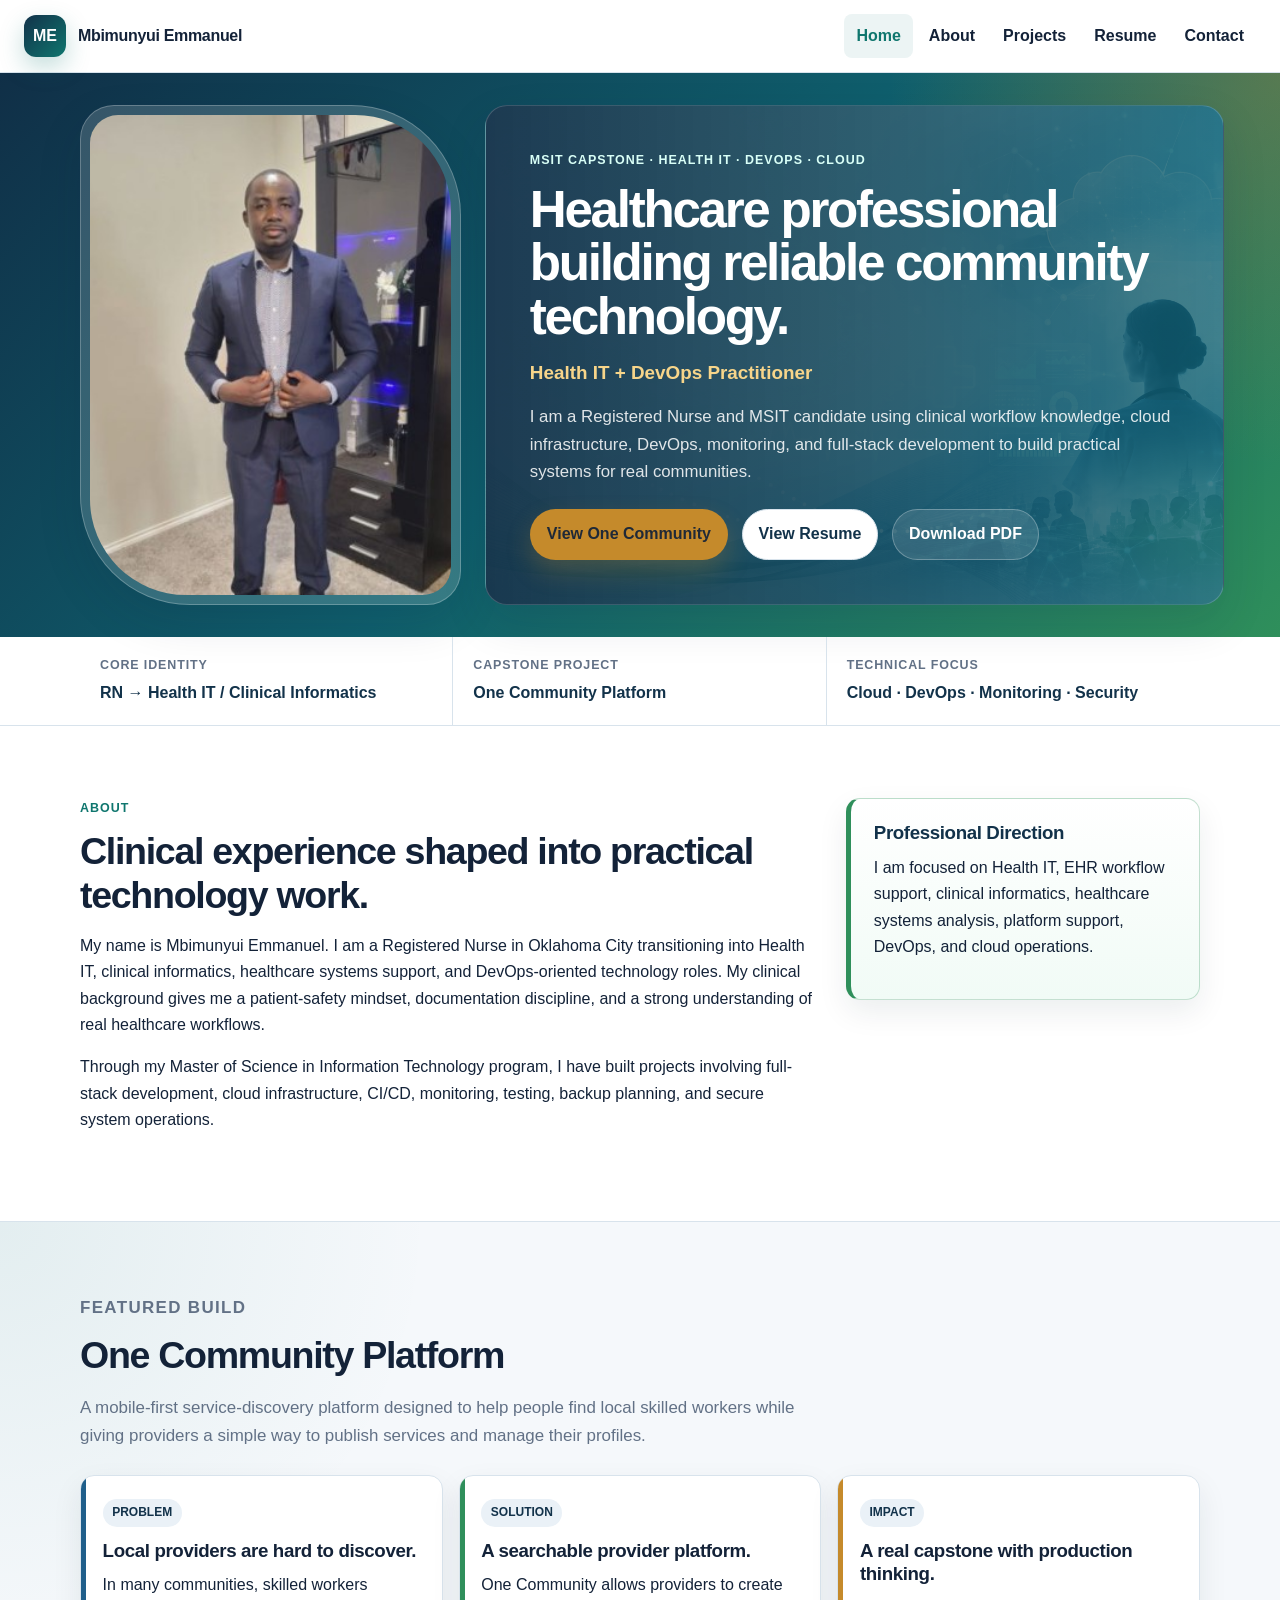
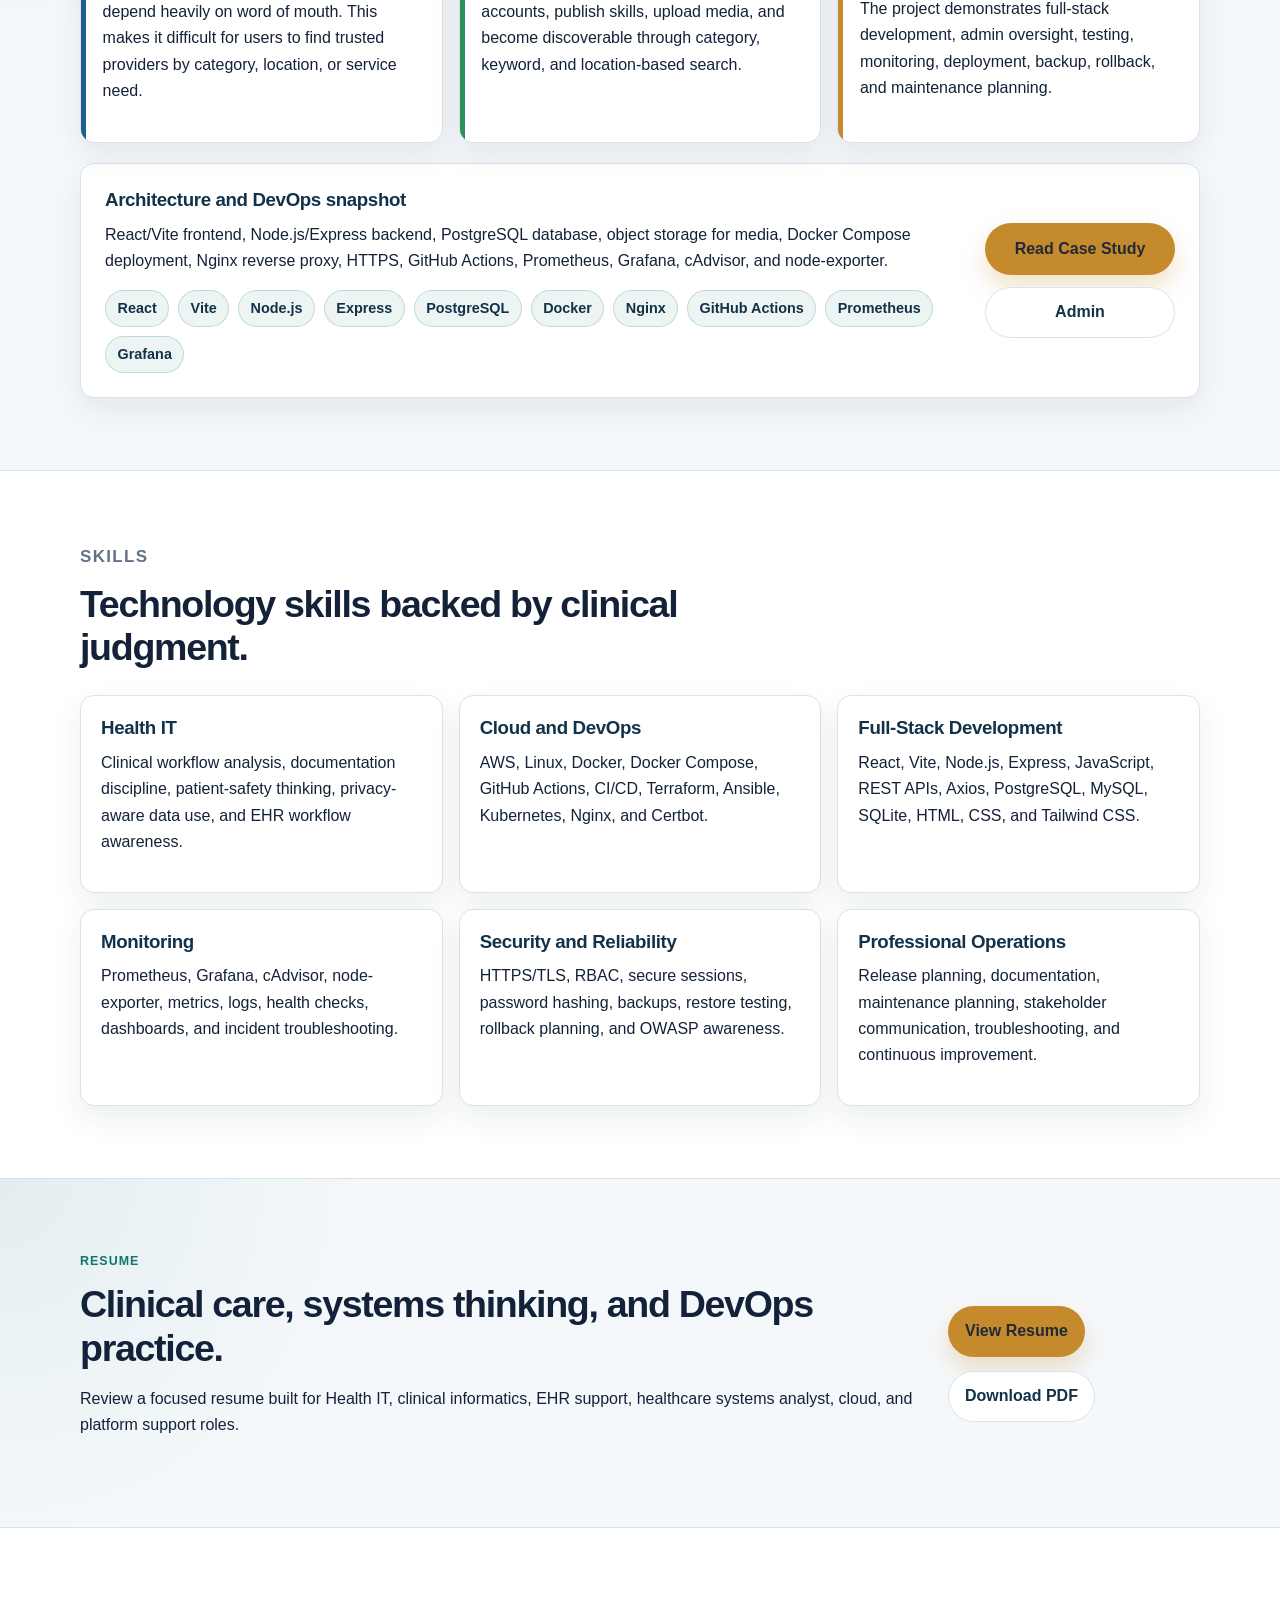
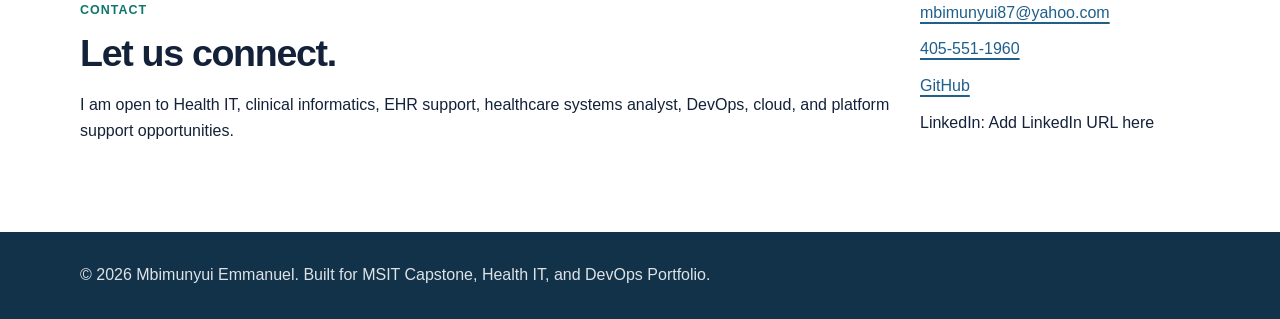
<file: index.html>
<!DOCTYPE html>
<html lang="en">
<head>
  <meta charset="UTF-8" />
  <meta name="viewport" content="width=device-width, initial-scale=1.0" />
  <meta
    name="description"
    content="Mbimunyui Emmanuel portfolio for Health IT, clinical informatics, DevOps, cloud engineering, and the One Community MSIT capstone project."
  />
  <title>Mbimunyui Emmanuel | Health IT + DevOps Portfolio</title>
  <link rel="stylesheet" href="styles.css" />
</head>

<body class="theme-one-community">
  <a class="skip-link" href="#main">Skip to content</a>

  <header class="site-header">
    <div class="nav-wrap">
      <a class="brand" href="index.html" aria-label="Mbimunyui Emmanuel home">
        <span class="brand-mark">ME</span>
        <span class="brand-text">Mbimunyui Emmanuel</span>
      </a>

      <button class="nav-toggle" type="button" aria-expanded="false" aria-controls="primary-navigation">
        <span class="nav-toggle-line"></span>
        <span class="nav-toggle-line"></span>
        <span class="nav-toggle-line"></span>
      </button>

      <nav class="primary-nav" id="primary-navigation" aria-label="Primary navigation">
        <a href="index.html" aria-current="page">Home</a>
        <a href="#about">About</a>
        <a href="projects.html">Projects</a>
        <a href="resume.html">Resume</a>
        <a href="#contact">Contact</a>
      </nav>
    </div>
  </header>

  <main id="main">
    <section class="hero">
      <div class="container hero-card">
        <div class="hero-photo-card">
          <img src="public/assets/images/mbimunyui.jpg" alt="Mbimunyui Emmanuel" />
        </div>

        <div class="hero-content">
          <p class="eyebrow">MSIT Capstone · Health IT · DevOps · Cloud</p>

          <h1>Healthcare professional building reliable community technology.</h1>

          <p class="role-line" aria-live="polite">
            <span
              data-role-rotator
              data-roles="Health IT + DevOps Practitioner|Clinical Informatics Candidate|Cloud and Platform Support Practitioner|Builder of One Community Platform"
            >
              Health IT + DevOps Practitioner
            </span>
          </p>

          <p class="hero-summary">
            I am a Registered Nurse and MSIT candidate using clinical workflow knowledge, cloud infrastructure,
            DevOps, monitoring, and full-stack development to build practical systems for real communities.
          </p>

          <div class="action-row">
            <a class="button button-primary" href="projects.html">View One Community</a>
            <a class="button button-secondary" href="resume.html">View Resume</a>
            <a class="button button-ghost" href="docs/Mbimunyui_Emmanuel_Resume.pdf" download>Download PDF</a>
          </div>
        </div>
      </div>
    </section>

    <section class="proof-strip">
      <div class="container proof-grid">
        <div>
          <span>Core Identity</span>
          <strong>RN → Health IT / Clinical Informatics</strong>
        </div>
        <div>
          <span>Capstone Project</span>
          <strong>One Community Platform</strong>
        </div>
        <div>
          <span>Technical Focus</span>
          <strong>Cloud · DevOps · Monitoring · Security</strong>
        </div>
      </div>
    </section>

    <section class="section" id="about">
      <div class="container split-layout">
        <div>
          <p class="eyebrow">About</p>
          <h2>Clinical experience shaped into practical technology work.</h2>

          <p>
            My name is Mbimunyui Emmanuel. I am a Registered Nurse in Oklahoma City transitioning into
            Health IT, clinical informatics, healthcare systems support, and DevOps-oriented technology roles.
            My clinical background gives me a patient-safety mindset, documentation discipline, and a strong
            understanding of real healthcare workflows.
          </p>

          <p>
            Through my Master of Science in Information Technology program, I have built projects involving
            full-stack development, cloud infrastructure, CI/CD, monitoring, testing, backup planning, and
            secure system operations.
          </p>
        </div>

        <aside class="callout">
          <h3>Professional Direction</h3>
          <p>
            I am focused on Health IT, EHR workflow support, clinical informatics, healthcare systems analysis,
            platform support, DevOps, and cloud operations.
          </p>
        </aside>
      </div>
    </section>

    <section class="section surface-band">
      <div class="container">
        <div class="section-heading">
          <p class="eyebrow">Featured Build</p>
          <h2>One Community Platform</h2>
          <p>
            A mobile-first service-discovery platform designed to help people find local skilled workers
            while giving providers a simple way to publish services and manage their profiles.
          </p>
        </div>

        <div class="case-grid">
          <article class="case-card accent-blue">
            <span class="card-label">Problem</span>
            <h3>Local providers are hard to discover.</h3>
            <p>
              In many communities, skilled workers depend heavily on word of mouth. This makes it difficult
              for users to find trusted providers by category, location, or service need.
            </p>
          </article>

          <article class="case-card accent-green">
            <span class="card-label">Solution</span>
            <h3>A searchable provider platform.</h3>
            <p>
              One Community allows providers to create accounts, publish skills, upload media, and become
              discoverable through category, keyword, and location-based search.
            </p>
          </article>

          <article class="case-card accent-gold">
            <span class="card-label">Impact</span>
            <h3>A real capstone with production thinking.</h3>
            <p>
              The project demonstrates full-stack development, admin oversight, testing, monitoring,
              deployment, backup, rollback, and maintenance planning.
            </p>
          </article>
        </div>

        <article class="featured-project">
          <div>
            <h3>Architecture and DevOps snapshot</h3>
            <p>
              React/Vite frontend, Node.js/Express backend, PostgreSQL database, object storage for media,
              Docker Compose deployment, Nginx reverse proxy, HTTPS, GitHub Actions, Prometheus, Grafana,
              cAdvisor, and node-exporter.
            </p>

            <div class="tag-list" aria-label="Technologies used">
              <span>React</span>
              <span>Vite</span>
              <span>Node.js</span>
              <span>Express</span>
              <span>PostgreSQL</span>
              <span>Docker</span>
              <span>Nginx</span>
              <span>GitHub Actions</span>
              <span>Prometheus</span>
              <span>Grafana</span>
            </div>
          </div>

          <div class="project-actions">
            <a class="button button-primary" href="projects.html">Read Case Study</a>
            <a class="button button-secondary" href="https://admin.cameroonskills.org">Admin</a>
          </div>
        </article>
      </div>
    </section>

    <section class="section" id="skills">
      <div class="container">
        <div class="section-heading">
          <p class="eyebrow">Skills</p>
          <h2>Technology skills backed by clinical judgment.</h2>
        </div>

        <div class="card-grid three">
          <article class="skill-card">
            <h3>Health IT</h3>
            <p>
              Clinical workflow analysis, documentation discipline, patient-safety thinking,
              privacy-aware data use, and EHR workflow awareness.
            </p>
          </article>

          <article class="skill-card">
            <h3>Cloud and DevOps</h3>
            <p>
              AWS, Linux, Docker, Docker Compose, GitHub Actions, CI/CD, Terraform, Ansible,
              Kubernetes, Nginx, and Certbot.
            </p>
          </article>

          <article class="skill-card">
            <h3>Full-Stack Development</h3>
            <p>
              React, Vite, Node.js, Express, JavaScript, REST APIs, Axios, PostgreSQL, MySQL,
              SQLite, HTML, CSS, and Tailwind CSS.
            </p>
          </article>

          <article class="skill-card">
            <h3>Monitoring</h3>
            <p>
              Prometheus, Grafana, cAdvisor, node-exporter, metrics, logs, health checks,
              dashboards, and incident troubleshooting.
            </p>
          </article>

          <article class="skill-card">
            <h3>Security and Reliability</h3>
            <p>
              HTTPS/TLS, RBAC, secure sessions, password hashing, backups, restore testing,
              rollback planning, and OWASP awareness.
            </p>
          </article>

          <article class="skill-card">
            <h3>Professional Operations</h3>
            <p>
              Release planning, documentation, maintenance planning, stakeholder communication,
              troubleshooting, and continuous improvement.
            </p>
          </article>
        </div>
      </div>
    </section>

    <section class="section surface-band">
      <div class="container resume-teaser">
        <div>
          <p class="eyebrow">Resume</p>
          <h2>Clinical care, systems thinking, and DevOps practice.</h2>
          <p>
            Review a focused resume built for Health IT, clinical informatics, EHR support,
            healthcare systems analyst, cloud, and platform support roles.
          </p>
        </div>

        <div class="action-row">
          <a class="button button-primary" href="resume.html">View Resume</a>
          <a class="button button-secondary" href="docs/Mbimunyui_Emmanuel_Resume.pdf" download>Download PDF</a>
        </div>
      </div>
    </section>

    <section class="section" id="contact">
      <div class="container contact-panel">
        <div>
          <p class="eyebrow">Contact</p>
          <h2>Let us connect.</h2>
          <p>
            I am open to Health IT, clinical informatics, EHR support, healthcare systems analyst,
            DevOps, cloud, and platform support opportunities.
          </p>
        </div>

        <div class="contact-links">
          <a href="mailto:mbimunyui87@yahoo.com">mbimunyui87@yahoo.com</a>
          <a href="tel:+14055511960">405-551-1960</a>
          <a href="https://github.com/emmauopeople">GitHub</a>
          <span>LinkedIn: Add LinkedIn URL here</span>
        </div>
      </div>
    </section>
  </main>

  <footer class="site-footer">
    <div class="container">
      <p>&copy; <span data-current-year>2026</span> Mbimunyui Emmanuel. Built for MSIT Capstone, Health IT, and DevOps Portfolio.</p>
    </div>
  </footer>

  <script src="script.js"></script>
</body>
</html>
</file>
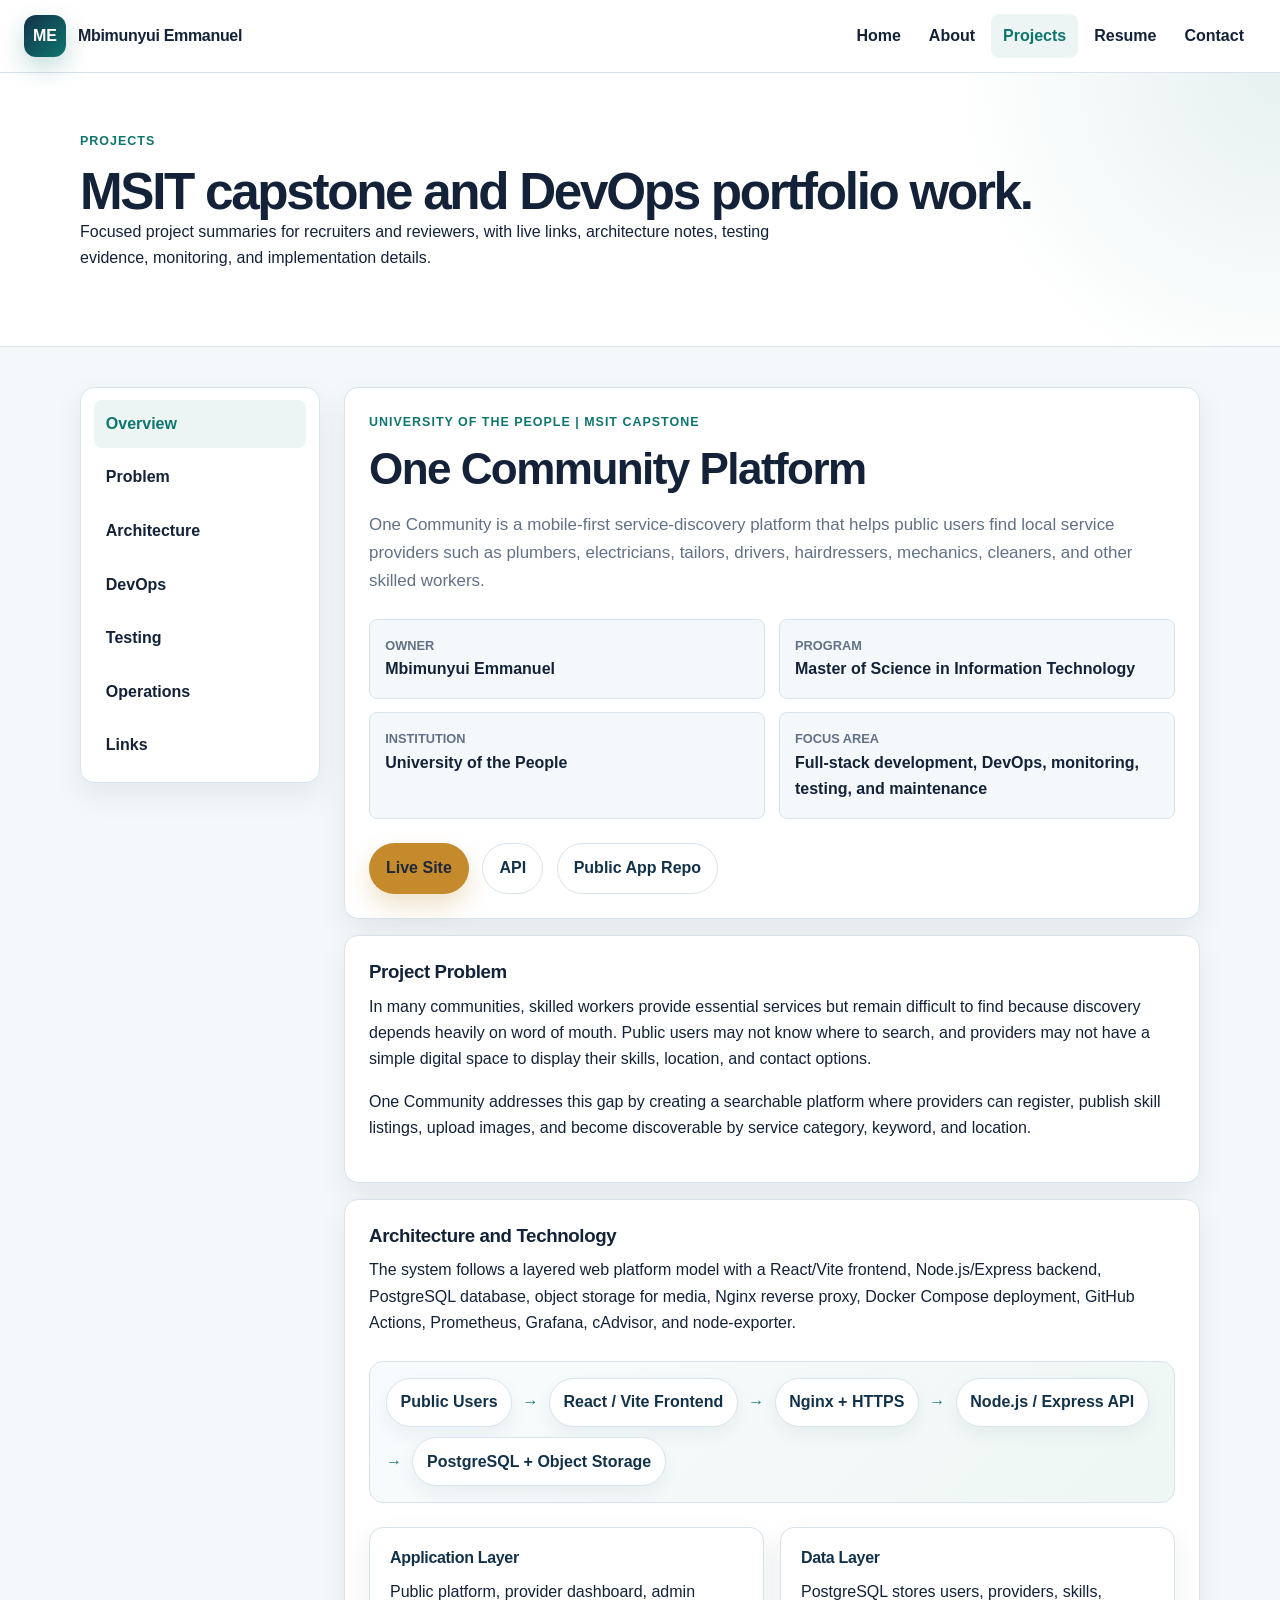
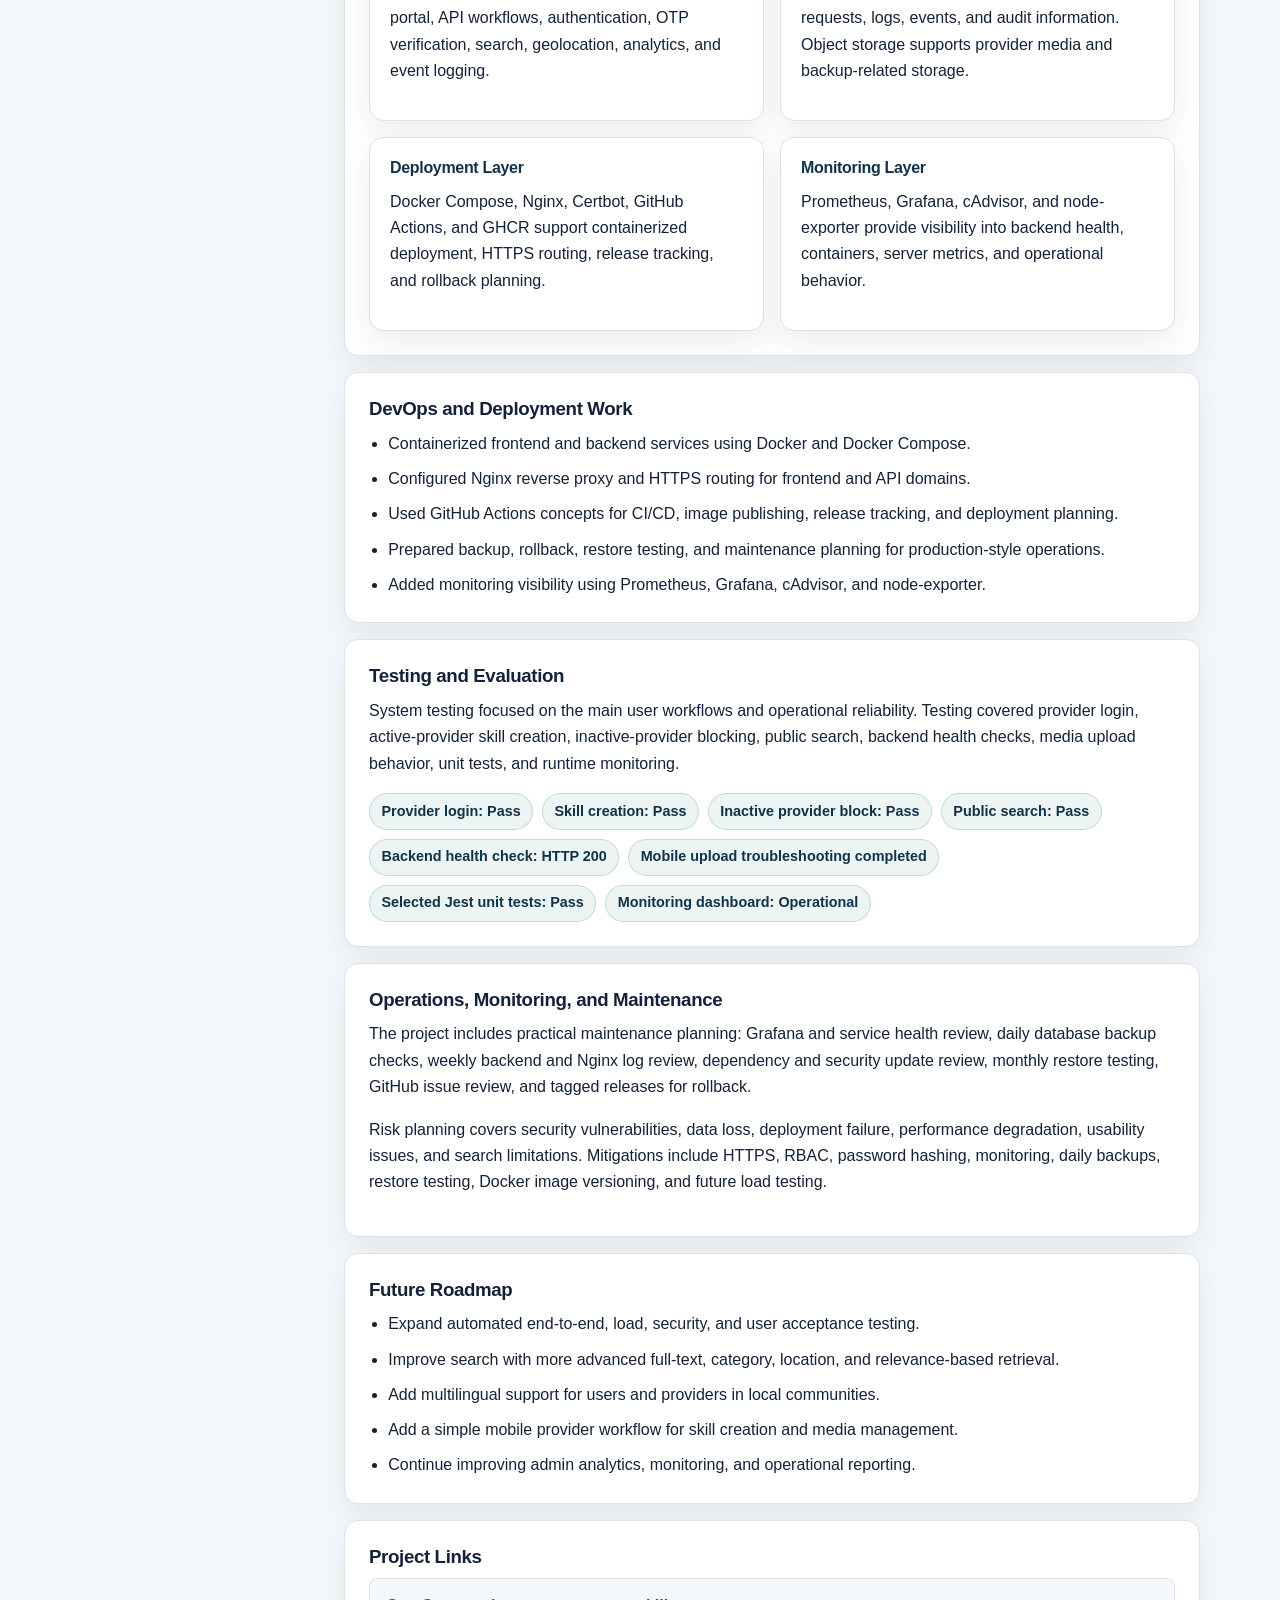
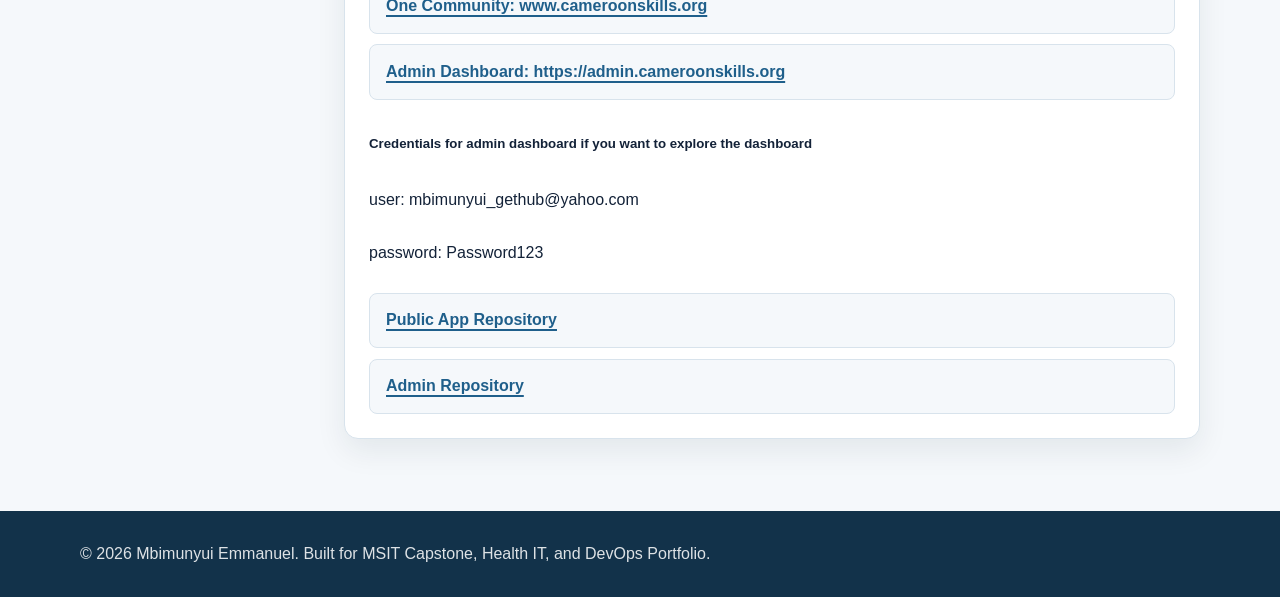
<file: projects.html>
<!DOCTYPE html>
<html lang="en">
<head>
  <meta charset="UTF-8" />
  <meta name="viewport" content="width=device-width, initial-scale=1.0" />
  <meta
    name="description"
    content="One Community MSIT capstone project by Mbimunyui Emmanuel, including architecture, DevOps, testing, monitoring, and live links."
  />
  <title>Projects | Mbimunyui Emmanuel</title>
  <link rel="stylesheet" href="styles.css" />
</head>

<body class="theme-one-community">
  <a class="skip-link" href="#main">Skip to content</a>

  <header class="site-header">
    <div class="nav-wrap">
      <a class="brand" href="index.html" aria-label="Mbimunyui Emmanuel home">
        <span class="brand-mark">ME</span>
        <span class="brand-text">Mbimunyui Emmanuel</span>
      </a>

      <button class="nav-toggle" type="button" aria-expanded="false" aria-controls="primary-navigation">
        <span class="nav-toggle-line"></span>
        <span class="nav-toggle-line"></span>
        <span class="nav-toggle-line"></span>
      </button>

      <nav class="primary-nav" id="primary-navigation" aria-label="Primary navigation">
        <a href="index.html">Home</a>
        <a href="index.html#about">About</a>
        <a href="projects.html" aria-current="page">Projects</a>
        <a href="resume.html">Resume</a>
        <a href="index.html#contact">Contact</a>
      </nav>
    </div>
  </header>

  <main id="main" class="page-main">
    <section class="page-intro">
      <div class="container">
        <p class="eyebrow">Projects</p>
        <h1>MSIT capstone and DevOps portfolio work.</h1>
        <p>
          Focused project summaries for recruiters and reviewers, with live links,
          architecture notes, testing evidence, monitoring, and implementation details.
        </p>
      </div>
    </section>

    <div class="container project-layout">
      <aside class="project-side-nav" aria-label="Project sections">
        <a href="#overview">Overview</a>
        <a href="#problem">Problem</a>
        <a href="#architecture">Architecture</a>
        <a href="#devops">DevOps</a>
        <a href="#testing">Testing</a>
        <a href="#operations">Operations</a>
        <a href="#links">Links</a>
      </aside>

      <article class="project-content">
        <section class="project-detail" id="overview">
          <p class="eyebrow">University of the People | MSIT Capstone</p>
          <h2>One Community Platform</h2>

          <p class="lead">
            One Community is a mobile-first service-discovery platform that helps public users find
            local service providers such as plumbers, electricians, tailors, drivers, hairdressers,
            mechanics, cleaners, and other skilled workers.
          </p>

          <div class="meta-grid">
            <div>
              <span>Owner</span>
              <strong>Mbimunyui Emmanuel</strong>
            </div>
            <div>
              <span>Program</span>
              <strong>Master of Science in Information Technology</strong>
            </div>
            <div>
              <span>Institution</span>
              <strong>University of the People</strong>
            </div>
            <div>
              <span>Focus Area</span>
              <strong>Full-stack development, DevOps, monitoring, testing, and maintenance</strong>
            </div>
          </div>

          <div class="action-row">
            <a class="button button-primary" href="https://www.cameroonskills.org">Live Site</a>
            <a class="button button-secondary" href="https://api.cameroonskills.org">API</a>
            <a class="button button-secondary" href="https://github.com/emmauopeople/1community_app">Public App Repo</a>
          </div>
        </section>

        <section class="project-section" id="problem">
          <h3>Project Problem</h3>
          <p>
            In many communities, skilled workers provide essential services but remain difficult to find
            because discovery depends heavily on word of mouth. Public users may not know where to search,
            and providers may not have a simple digital space to display their skills, location, and contact options.
          </p>
          <p>
            One Community addresses this gap by creating a searchable platform where providers can register,
            publish skill listings, upload images, and become discoverable by service category, keyword, and location.
          </p>
        </section>

        <section class="project-section" id="architecture">
          <h3>Architecture and Technology</h3>
          <p>
            The system follows a layered web platform model with a React/Vite frontend, Node.js/Express backend,
            PostgreSQL database, object storage for media, Nginx reverse proxy, Docker Compose deployment,
            GitHub Actions, Prometheus, Grafana, cAdvisor, and node-exporter.
          </p>

          <div class="architecture-flow" aria-label="Architecture flow">
            <div class="flow-step">Public Users</div>
            <div class="flow-arrow">→</div>
            <div class="flow-step">React / Vite Frontend</div>
            <div class="flow-arrow">→</div>
            <div class="flow-step">Nginx + HTTPS</div>
            <div class="flow-arrow">→</div>
            <div class="flow-step">Node.js / Express API</div>
            <div class="flow-arrow">→</div>
            <div class="flow-step">PostgreSQL + Object Storage</div>
          </div>

          <div class="card-grid two">
            <article class="info-card">
              <h4>Application Layer</h4>
              <p>
                Public platform, provider dashboard, admin portal, API workflows, authentication,
                OTP verification, search, geolocation, analytics, and event logging.
              </p>
            </article>

            <article class="info-card">
              <h4>Data Layer</h4>
              <p>
                PostgreSQL stores users, providers, skills, requests, logs, events, and audit information.
                Object storage supports provider media and backup-related storage.
              </p>
            </article>

            <article class="info-card">
              <h4>Deployment Layer</h4>
              <p>
                Docker Compose, Nginx, Certbot, GitHub Actions, and GHCR support containerized deployment,
                HTTPS routing, release tracking, and rollback planning.
              </p>
            </article>

            <article class="info-card">
              <h4>Monitoring Layer</h4>
              <p>
                Prometheus, Grafana, cAdvisor, and node-exporter provide visibility into backend health,
                containers, server metrics, and operational behavior.
              </p>
            </article>
          </div>
        </section>

        <section class="project-section" id="devops">
          <h3>DevOps and Deployment Work</h3>
          <ul class="clean-list">
            <li>Containerized frontend and backend services using Docker and Docker Compose.</li>
            <li>Configured Nginx reverse proxy and HTTPS routing for frontend and API domains.</li>
            <li>Used GitHub Actions concepts for CI/CD, image publishing, release tracking, and deployment planning.</li>
            <li>Prepared backup, rollback, restore testing, and maintenance planning for production-style operations.</li>
            <li>Added monitoring visibility using Prometheus, Grafana, cAdvisor, and node-exporter.</li>
          </ul>
        </section>

        <section class="project-section" id="testing">
          <h3>Testing and Evaluation</h3>
          <p>
            System testing focused on the main user workflows and operational reliability. Testing covered
            provider login, active-provider skill creation, inactive-provider blocking, public search,
            backend health checks, media upload behavior, unit tests, and runtime monitoring.
          </p>

          <div class="result-grid">
            <span>Provider login: Pass</span>
            <span>Skill creation: Pass</span>
            <span>Inactive provider block: Pass</span>
            <span>Public search: Pass</span>
            <span>Backend health check: HTTP 200</span>
            <span>Mobile upload troubleshooting completed</span>
            <span>Selected Jest unit tests: Pass</span>
            <span>Monitoring dashboard: Operational</span>
          </div>
        </section>

        <section class="project-section" id="operations">
          <h3>Operations, Monitoring, and Maintenance</h3>
          <p>
            The project includes practical maintenance planning: Grafana and service health review,
            daily database backup checks, weekly backend and Nginx log review, dependency and security
            update review, monthly restore testing, GitHub issue review, and tagged releases for rollback.
          </p>

          <p>
            Risk planning covers security vulnerabilities, data loss, deployment failure, performance degradation,
            usability issues, and search limitations. Mitigations include HTTPS, RBAC, password hashing, monitoring,
            daily backups, restore testing, Docker image versioning, and future load testing.
          </p>
        </section>

        <section class="project-section">
          <h3>Future Roadmap</h3>
          <ul class="clean-list">
            <li>Expand automated end-to-end, load, security, and user acceptance testing.</li>
            <li>Improve search with more advanced full-text, category, location, and relevance-based retrieval.</li>
            <li>Add multilingual support for users and providers in local communities.</li>
            <li>Add a simple mobile provider workflow for skill creation and media management.</li>
            <li>Continue improving admin analytics, monitoring, and operational reporting.</li>
          </ul>
        </section>

        <section class="project-section" id="links">
  <h3>Project Links</h3>
  <div class="link-list">
    <a href="https://www.cameroonskills.org">One Community: www.cameroonskills.org</a>
    <a href="https://admin.cameroonskills.org">Admin Dashboard: https://admin.cameroonskills.org</a>
    <h5>Credentials for admin dashboard if you want to explore the dashboard</h5>
    <p>user: mbimunyui_gethub@yahoo.com</p>
    <p>password: Password123</p>
    <a href="https://github.com/emmauopeople/1community_app">Public App Repository</a>
    <a href="https://github.com/emmauopeople/one-community-admin">Admin Repository</a>
  </div>
</section>
      </article>
    </div>
  </main>

  <footer class="site-footer">
    <div class="container">
      <p>&copy; <span data-current-year>2026</span> Mbimunyui Emmanuel. Built for MSIT Capstone, Health IT, and DevOps Portfolio.</p>
    </div>
  </footer>

  <script src="script.js"></script>
</body>
</html>
</file>
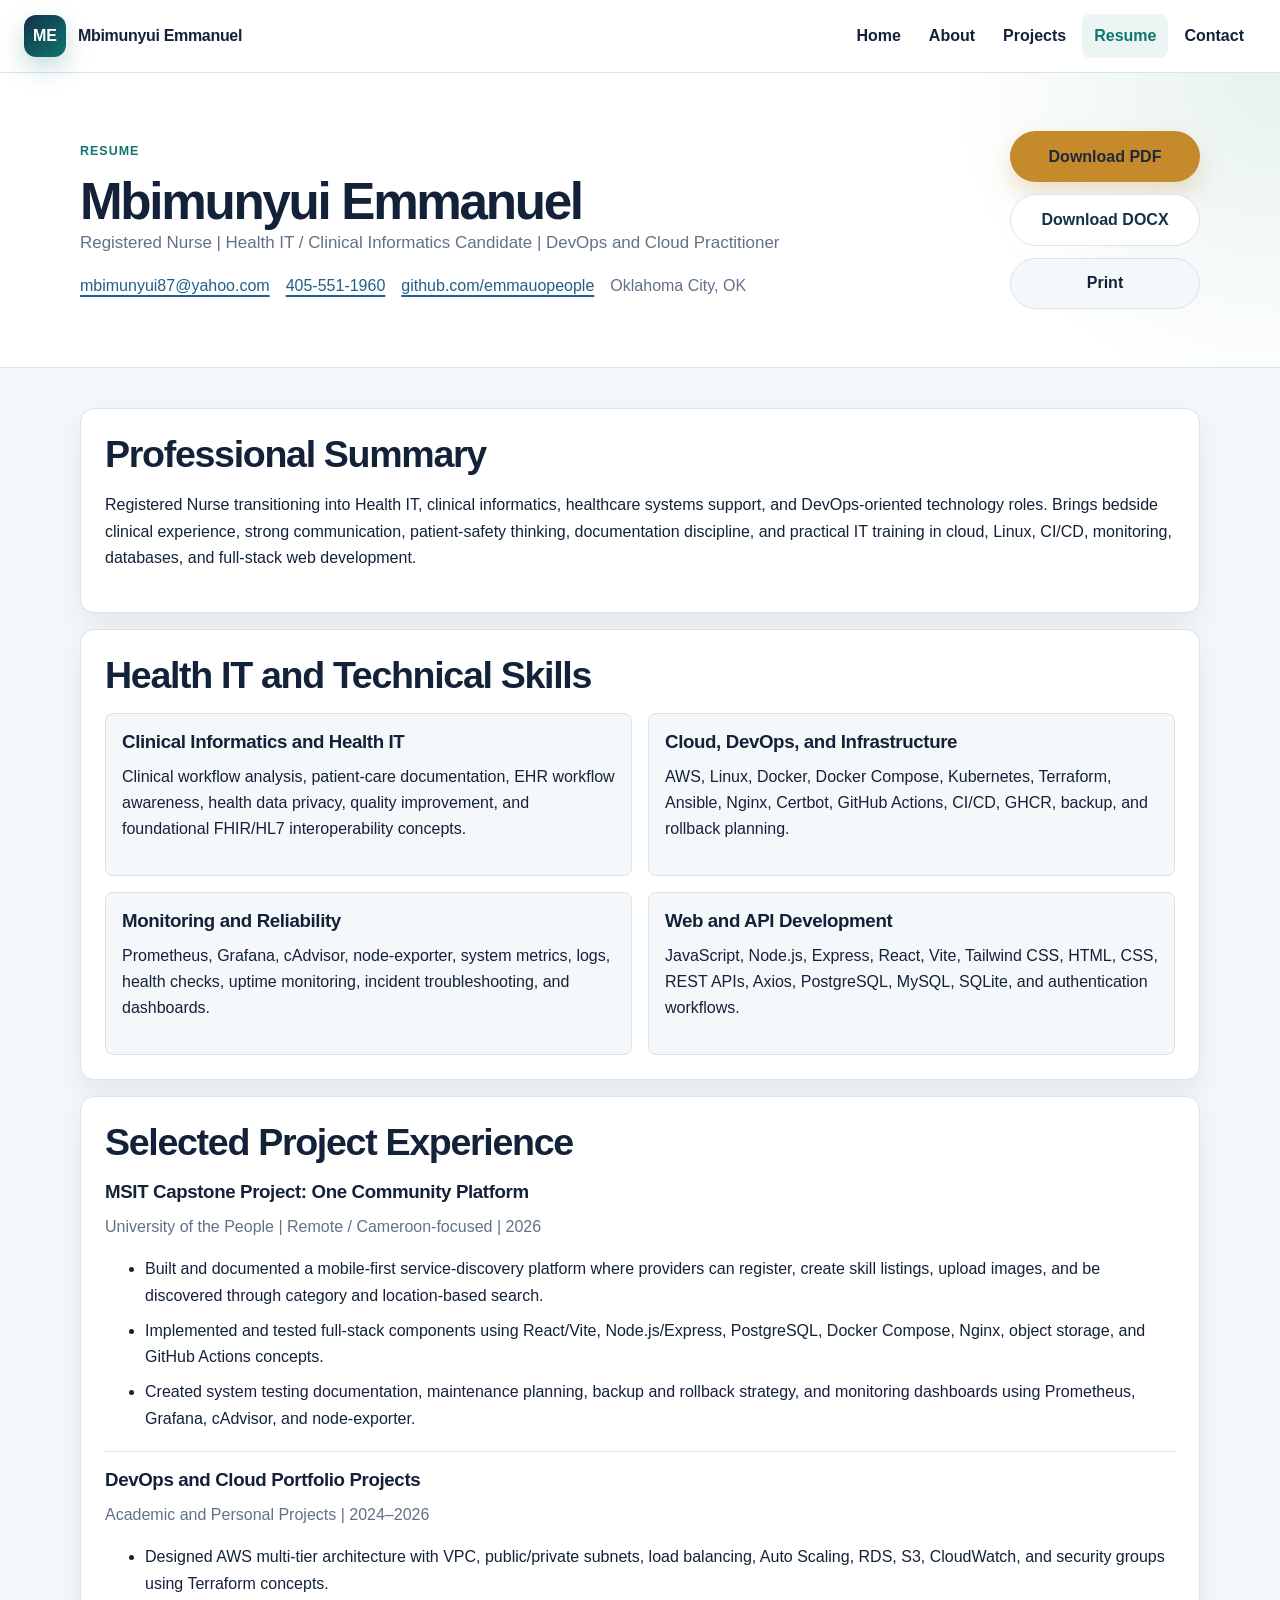
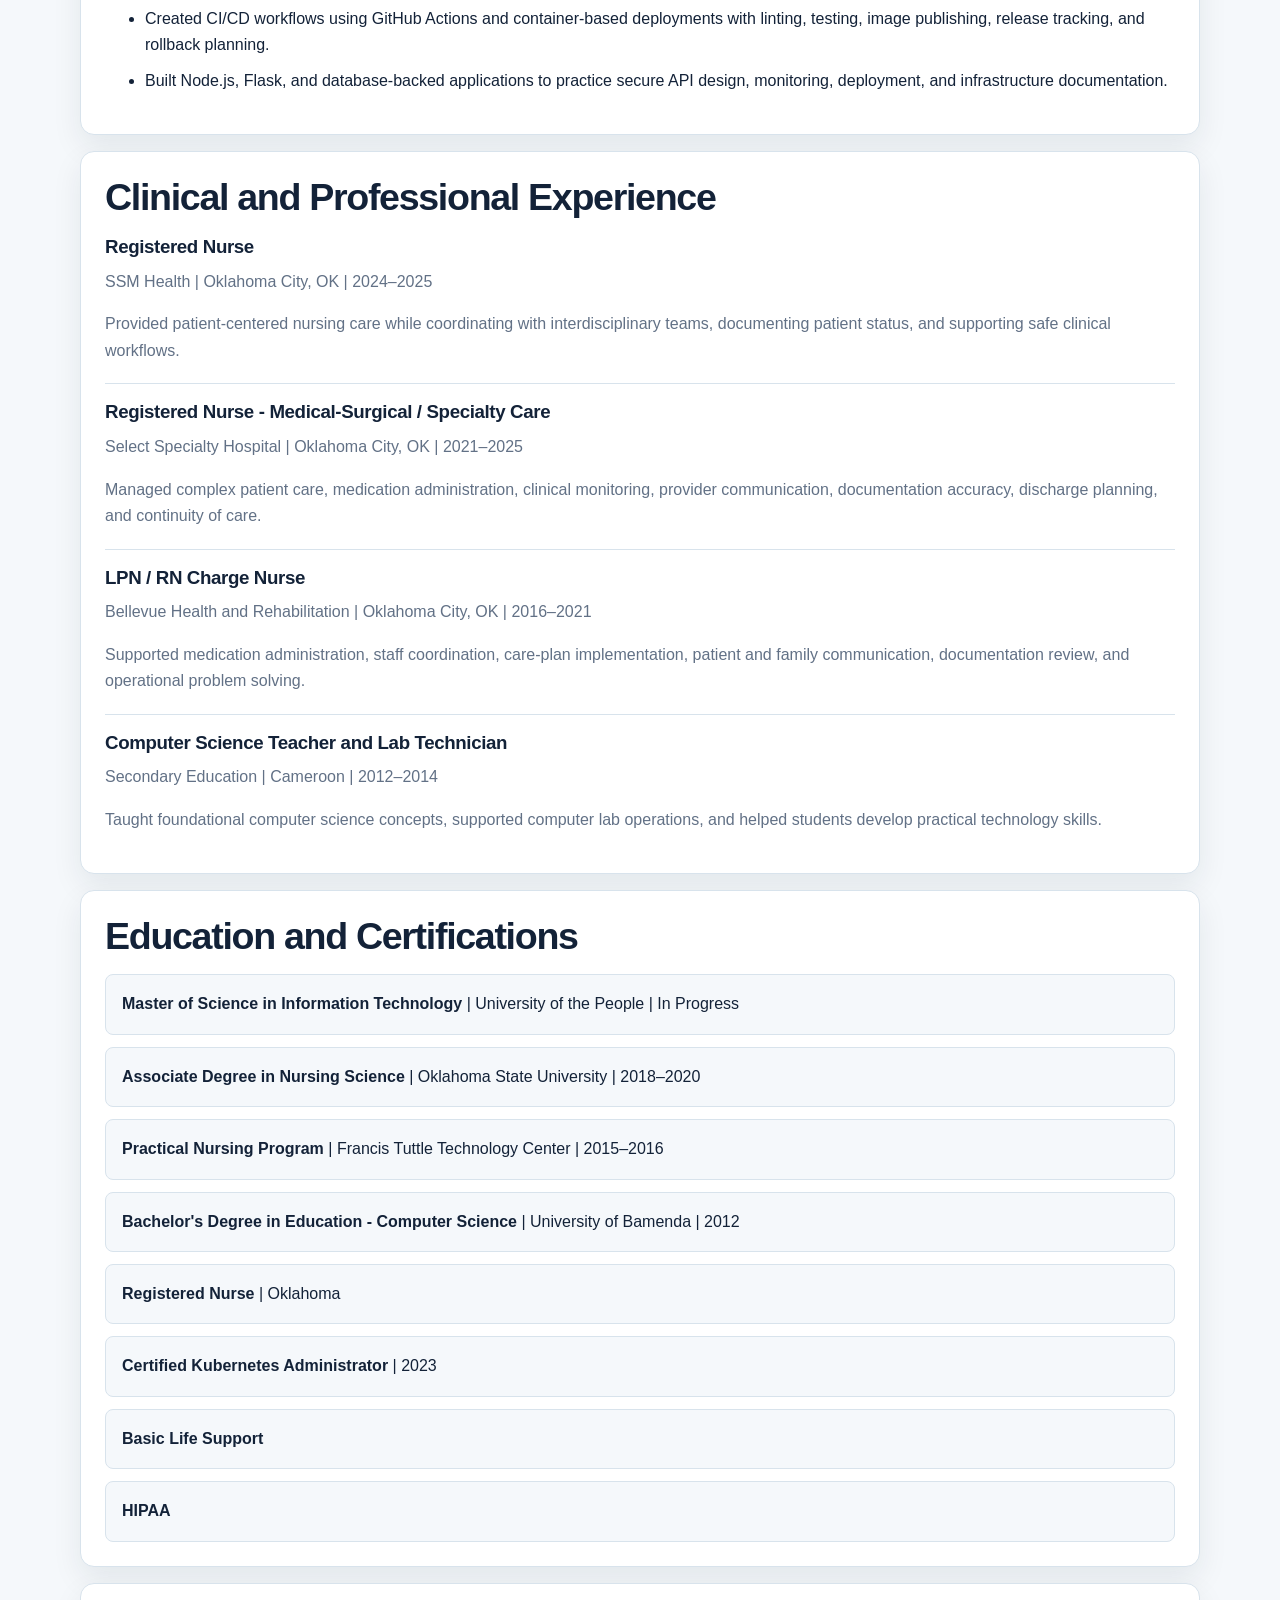
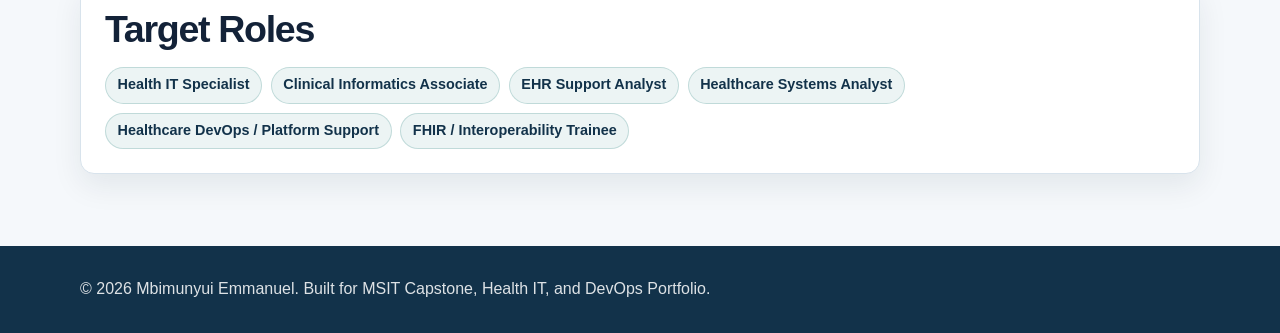
<file: resume.html>
<!DOCTYPE html>
<html lang="en">
<head>
  <meta charset="UTF-8" />
  <meta name="viewport" content="width=device-width, initial-scale=1.0" />
  <meta
    name="description"
    content="Resume for Mbimunyui Emmanuel, Registered Nurse, Health IT and clinical informatics candidate, and DevOps/cloud practitioner."
  />
  <title>Resume | Mbimunyui Emmanuel</title>
  <link rel="stylesheet" href="styles.css" />
</head>

<body class="theme-one-community">
  <a class="skip-link" href="#main">Skip to content</a>

  <header class="site-header">
    <div class="nav-wrap">
      <a class="brand" href="index.html" aria-label="Mbimunyui Emmanuel home">
        <span class="brand-mark">ME</span>
        <span class="brand-text">Mbimunyui Emmanuel</span>
      </a>

      <button class="nav-toggle" type="button" aria-expanded="false" aria-controls="primary-navigation">
        <span class="nav-toggle-line"></span>
        <span class="nav-toggle-line"></span>
        <span class="nav-toggle-line"></span>
      </button>

      <nav class="primary-nav" id="primary-navigation" aria-label="Primary navigation">
        <a href="index.html">Home</a>
        <a href="index.html#about">About</a>
        <a href="projects.html">Projects</a>
        <a href="resume.html" aria-current="page">Resume</a>
        <a href="index.html#contact">Contact</a>
      </nav>
    </div>
  </header>

  <main id="main" class="page-main">
    <section class="resume-header">
      <div class="container resume-header-grid">
        <div>
          <p class="eyebrow">Resume</p>
          <h1>Mbimunyui Emmanuel</h1>
          <p class="lead">
            Registered Nurse | Health IT / Clinical Informatics Candidate | DevOps and Cloud Practitioner
          </p>

          <div class="resume-contact">
            <a href="mailto:mbimunyui87@yahoo.com">mbimunyui87@yahoo.com</a>
            <a href="tel:+14055511960">405-551-1960</a>
            <a href="https://github.com/emmauopeople">github.com/emmauopeople</a>
            <span>Oklahoma City, OK</span>
          </div>
        </div>

        <div class="resume-actions">
          <a class="button button-primary" href="docs/Mbimunyui_Emmanuel_Resume.pdf" download>Download PDF</a>
          <a class="button button-secondary" href="public/assets/resume.docx" download>Download DOCX</a>
          <button class="button button-plain" type="button" data-print>Print</button>
        </div>
      </div>
    </section>

    <div class="container resume-layout">
      <section class="resume-section">
        <h2>Professional Summary</h2>
        <p>
          Registered Nurse transitioning into Health IT, clinical informatics, healthcare systems support,
          and DevOps-oriented technology roles. Brings bedside clinical experience, strong communication,
          patient-safety thinking, documentation discipline, and practical IT training in cloud, Linux,
          CI/CD, monitoring, databases, and full-stack web development.
        </p>
      </section>

      <section class="resume-section">
        <h2>Health IT and Technical Skills</h2>

        <div class="resume-skill-grid">
          <div>
            <h3>Clinical Informatics and Health IT</h3>
            <p>
              Clinical workflow analysis, patient-care documentation, EHR workflow awareness,
              health data privacy, quality improvement, and foundational FHIR/HL7 interoperability concepts.
            </p>
          </div>

          <div>
            <h3>Cloud, DevOps, and Infrastructure</h3>
            <p>
              AWS, Linux, Docker, Docker Compose, Kubernetes, Terraform, Ansible, Nginx, Certbot,
              GitHub Actions, CI/CD, GHCR, backup, and rollback planning.
            </p>
          </div>

          <div>
            <h3>Monitoring and Reliability</h3>
            <p>
              Prometheus, Grafana, cAdvisor, node-exporter, system metrics, logs, health checks,
              uptime monitoring, incident troubleshooting, and dashboards.
            </p>
          </div>

          <div>
            <h3>Web and API Development</h3>
            <p>
              JavaScript, Node.js, Express, React, Vite, Tailwind CSS, HTML, CSS, REST APIs,
              Axios, PostgreSQL, MySQL, SQLite, and authentication workflows.
            </p>
          </div>
        </div>
      </section>

      <section class="resume-section">
        <h2>Selected Project Experience</h2>

        <article class="timeline-item">
          <div>
            <h3>MSIT Capstone Project: One Community Platform</h3>
            <p>University of the People | Remote / Cameroon-focused | 2026</p>
          </div>

          <ul>
            <li>
              Built and documented a mobile-first service-discovery platform where providers can register,
              create skill listings, upload images, and be discovered through category and location-based search.
            </li>
            <li>
              Implemented and tested full-stack components using React/Vite, Node.js/Express, PostgreSQL,
              Docker Compose, Nginx, object storage, and GitHub Actions concepts.
            </li>
            <li>
              Created system testing documentation, maintenance planning, backup and rollback strategy,
              and monitoring dashboards using Prometheus, Grafana, cAdvisor, and node-exporter.
            </li>
          </ul>
        </article>

        <article class="timeline-item">
          <div>
            <h3>DevOps and Cloud Portfolio Projects</h3>
            <p>Academic and Personal Projects | 2024–2026</p>
          </div>

          <ul>
            <li>
              Designed AWS multi-tier architecture with VPC, public/private subnets, load balancing,
              Auto Scaling, RDS, S3, CloudWatch, and security groups using Terraform concepts.
            </li>
            <li>
              Created CI/CD workflows using GitHub Actions and container-based deployments with linting,
              testing, image publishing, release tracking, and rollback planning.
            </li>
            <li>
              Built Node.js, Flask, and database-backed applications to practice secure API design,
              monitoring, deployment, and infrastructure documentation.
            </li>
          </ul>
        </article>
      </section>

      <section class="resume-section">
        <h2>Clinical and Professional Experience</h2>

        <article class="timeline-item">
          <div>
            <h3>Registered Nurse</h3>
            <p>SSM Health | Oklahoma City, OK | 2024–2025</p>
          </div>
          <p>
            Provided patient-centered nursing care while coordinating with interdisciplinary teams,
            documenting patient status, and supporting safe clinical workflows.
          </p>
        </article>

        <article class="timeline-item">
          <div>
            <h3>Registered Nurse - Medical-Surgical / Specialty Care</h3>
            <p>Select Specialty Hospital | Oklahoma City, OK | 2021–2025</p>
          </div>
          <p>
            Managed complex patient care, medication administration, clinical monitoring, provider communication,
            documentation accuracy, discharge planning, and continuity of care.
          </p>
        </article>

        <article class="timeline-item">
          <div>
            <h3>LPN / RN Charge Nurse</h3>
            <p>Bellevue Health and Rehabilitation | Oklahoma City, OK | 2016–2021</p>
          </div>
          <p>
            Supported medication administration, staff coordination, care-plan implementation, patient and family
            communication, documentation review, and operational problem solving.
          </p>
        </article>

        <article class="timeline-item">
          <div>
            <h3>Computer Science Teacher and Lab Technician</h3>
            <p>Secondary Education | Cameroon | 2012–2014</p>
          </div>
          <p>
            Taught foundational computer science concepts, supported computer lab operations,
            and helped students develop practical technology skills.
          </p>
        </article>
      </section>

      <section class="resume-section">
        <h2>Education and Certifications</h2>

        <div class="education-list">
          <p><strong>Master of Science in Information Technology</strong> | University of the People | In Progress</p>
          <p><strong>Associate Degree in Nursing Science</strong> | Oklahoma State University | 2018–2020</p>
          <p><strong>Practical Nursing Program</strong> | Francis Tuttle Technology Center | 2015–2016</p>
          <p><strong>Bachelor's Degree in Education - Computer Science</strong> | University of Bamenda | 2012</p>
          <p><strong>Registered Nurse</strong> | Oklahoma</p>
          <p><strong>Certified Kubernetes Administrator</strong> | 2023</p>
          <p><strong>Basic Life Support</strong></p>
          <p><strong>HIPAA</strong></p>
        </div>
      </section>

      <section class="resume-section">
        <h2>Target Roles</h2>

        <div class="tag-list">
          <span>Health IT Specialist</span>
          <span>Clinical Informatics Associate</span>
          <span>EHR Support Analyst</span>
          <span>Healthcare Systems Analyst</span>
          <span>Healthcare DevOps / Platform Support</span>
          <span>FHIR / Interoperability Trainee</span>
        </div>
      </section>
    </div>
  </main>

  <footer class="site-footer">
    <div class="container">
      <p>&copy; <span data-current-year>2026</span> Mbimunyui Emmanuel. Built for MSIT Capstone, Health IT, and DevOps Portfolio.</p>
    </div>
  </footer>

  <script src="script.js"></script>
</body>
</html>
</file>
<file: styles.css>
:root {
  --font-main: Arial, Helvetica, sans-serif;

  --ink: #132238;
  --muted: #627186;
  --paper: #ffffff;
  --soft: #f5f8fb;
  --soft-strong: #eaf1f7;
  --line: #d8e3ec;

  --navy: #12324a;
  --blue: #1f5f8b;
  --teal: #0f766e;
  --green: #2f8f5b;
  --gold: #c58a2b;

  --hero-start: #102f47;
  --hero-mid: #0f5f6d;
  --hero-end: #2f8f5b;

  --shadow-soft: 0 12px 30px rgba(19, 34, 56, 0.08);
  --shadow-card: 0 18px 45px rgba(19, 34, 56, 0.12);

  --radius-sm: 8px;
  --radius-md: 14px;
  --radius-lg: 22px;
}

body.theme-one-community {
  --navy: #12324a;
  --blue: #1f5f8b;
  --teal: #0f766e;
  --green: #2f8f5b;
  --gold: #c58a2b;
  --hero-start: #102f47;
  --hero-mid: #0f5f6d;
  --hero-end: #2f8f5b;
}

body.theme-healthtech {
  --navy: #102a43;
  --blue: #2563eb;
  --teal: #0e7490;
  --green: #16a34a;
  --gold: #d97706;
  --hero-start: #102a43;
  --hero-mid: #0e7490;
  --hero-end: #16a34a;
}

body.theme-cloud {
  --navy: #111827;
  --blue: #2563eb;
  --teal: #0891b2;
  --green: #059669;
  --gold: #f59e0b;
  --hero-start: #111827;
  --hero-mid: #1e40af;
  --hero-end: #0891b2;
}

body.theme-executive {
  --navy: #1f2937;
  --blue: #334155;
  --teal: #0f766e;
  --green: #15803d;
  --gold: #b45309;
  --hero-start: #111827;
  --hero-mid: #374151;
  --hero-end: #0f766e;
}

* {
  box-sizing: border-box;
}

html {
  scroll-behavior: smooth;
}

body {
  margin: 0;
  font-family: var(--font-main);
  color: var(--ink);
  background: var(--paper);
  line-height: 1.65;
}

img {
  display: block;
  max-width: 100%;
}

a {
  color: var(--blue);
  text-decoration-thickness: 2px;
  text-underline-offset: 4px;
}

a:hover {
  color: var(--teal);
}

button,
input,
textarea,
select {
  font: inherit;
}

.skip-link {
  position: absolute;
  left: 1rem;
  top: -4rem;
  z-index: 20;
  padding: 0.75rem 1rem;
  background: var(--ink);
  color: var(--paper);
  border-radius: var(--radius-sm);
}

.skip-link:focus {
  top: 1rem;
}

.container {
  width: min(1120px, calc(100% - 32px));
  margin: 0 auto;
}

.site-header {
  position: sticky;
  top: 0;
  z-index: 10;
  background: rgba(255, 255, 255, 0.94);
  border-bottom: 1px solid var(--line);
  backdrop-filter: blur(14px);
}

.nav-wrap {
  min-height: 72px;
  padding: 0 24px;
  display: flex;
  align-items: center;
  justify-content: space-between;
  gap: 1rem;
}

.brand {
  display: inline-flex;
  align-items: center;
  gap: 0.75rem;
  color: var(--ink);
  font-weight: 800;
  text-decoration: none;
}

.brand-mark {
  display: grid;
  width: 42px;
  height: 42px;
  place-items: center;
  color: var(--paper);
  background: linear-gradient(135deg, var(--navy), var(--teal));
  border-radius: 12px;
  box-shadow: 0 10px 24px rgba(15, 118, 110, 0.25);
}

.brand-text {
  letter-spacing: -0.02em;
}

.primary-nav {
  display: flex;
  align-items: center;
  gap: 0.25rem;
}

.primary-nav a {
  padding: 0.55rem 0.75rem;
  color: var(--ink);
  font-weight: 800;
  text-decoration: none;
  border-radius: var(--radius-sm);
}

.primary-nav a:hover,
.primary-nav a[aria-current="page"] {
  color: var(--teal);
  background: rgba(15, 118, 110, 0.08);
}

.nav-toggle {
  display: none;
  width: 42px;
  height: 42px;
  padding: 0;
  border: 1px solid var(--line);
  background: var(--paper);
  border-radius: var(--radius-sm);
}

.nav-toggle-line {
  display: block;
  width: 20px;
  height: 2px;
  margin: 4px auto;
  background: var(--ink);
}

.hero {
  min-height: clamp(270px, 30vh, 390px);
  padding: 32px 0;
  color: var(--paper);
  background:
    radial-gradient(circle at top right, rgba(197, 138, 43, 0.35), transparent 28%),
    linear-gradient(135deg, var(--hero-start), var(--hero-mid), var(--hero-end));
}

.hero-card {
  display: grid;
  grid-template-columns: 34% 66%;
  gap: 1.5rem;
  align-items: stretch;
}

.hero-photo-card {
  min-height: clamp(245px, 27vh, 340px);
  padding: 0.55rem;
  border: 1px solid rgba(255, 255, 255, 0.24);
  border-radius: 34px 110px 34px 110px;
  background: rgba(255, 255, 255, 0.16);
  box-shadow: var(--shadow-card);
  overflow: hidden;
}

.hero-photo-card img {
  width: 100%;
  height: 100%;
  min-height: clamp(230px, 25vh, 320px);
  object-fit: cover;
  object-position: center top;
  border-radius: 28px 96px 28px 96px;
}

.hero-content {
  display: flex;
  min-height: clamp(245px, 27vh, 340px);
  flex-direction: column;
  justify-content: center;
  padding: clamp(1.5rem, 4vw, 2.75rem);
  border: 1px solid rgba(255, 255, 255, 0.18);
  border-radius: var(--radius-lg);
  background:
    linear-gradient(90deg, rgba(16, 47, 71, 0.94), rgba(15, 95, 109, 0.78)),
    url("public/assets/images/background.png") center / cover no-repeat;
  box-shadow: var(--shadow-card);
}

.hero-content h1 {
  max-width: 850px;
  margin: 0;
  font-size: clamp(2rem, 4vw, 3.25rem);
  line-height: 1.05;
  letter-spacing: -0.045em;
}

.hero-summary {
  max-width: 780px;
  margin: 0.9rem 0 0;
  color: rgba(255, 255, 255, 0.86);
  font-size: 1.05rem;
}

.hero .eyebrow {
  color: #d9fff7;
}

.role-line {
  min-height: 2rem;
  margin: 0.8rem 0 0;
  color: #f7d58a;
  font-size: 1.18rem;
  font-weight: 900;
}

[data-role-rotator] {
  display: inline-block;
}

[data-role-rotator].is-sliding {
  animation: slideRole 620ms ease;
}

@keyframes slideRole {
  from {
    opacity: 0;
    transform: translateX(48px);
  }

  to {
    opacity: 1;
    transform: translateX(0);
  }
}

.section {
  padding: 72px 0;
}

.surface-band {
  background:
    radial-gradient(circle at top left, rgba(15, 118, 110, 0.08), transparent 28%),
    var(--soft);
  border-top: 1px solid var(--line);
  border-bottom: 1px solid var(--line);
}

.eyebrow {
  margin: 0 0 0.75rem;
  color: var(--teal);
  font-size: 0.78rem;
  font-weight: 900;
  letter-spacing: 0.08em;
  text-transform: uppercase;
}

h2 {
  margin: 0 0 1rem;
  font-size: clamp(1.7rem, 3vw, 2.35rem);
  line-height: 1.15;
  letter-spacing: -0.035em;
}

h3,
h4 {
  margin: 0 0 0.65rem;
  line-height: 1.25;
  letter-spacing: -0.02em;
}

p {
  margin: 0 0 1rem;
}

.lead,
.section-heading p {
  color: var(--muted);
  font-size: 1.06rem;
}

.action-row {
  display: flex;
  flex-wrap: wrap;
  gap: 0.85rem;
  align-items: center;
  margin-top: 1.4rem;
}

.button {
  display: inline-flex;
  min-height: 44px;
  align-items: center;
  justify-content: center;
  padding: 0.72rem 1rem;
  border: 1px solid transparent;
  border-radius: 999px;
  font-weight: 900;
  text-decoration: none;
  cursor: pointer;
  transition: transform 160ms ease, box-shadow 160ms ease, background 160ms ease;
}

.button:hover {
  transform: translateY(-1px);
}

.button-primary {
  background: var(--gold);
  color: #1f2937;
  box-shadow: 0 12px 24px rgba(197, 138, 43, 0.25);
}

.button-primary:hover {
  color: #1f2937;
  background: #e0a33d;
}

.button-secondary {
  background: var(--paper);
  color: var(--navy);
  border-color: var(--line);
}

.button-secondary:hover {
  color: var(--teal);
  border-color: var(--teal);
}

.button-ghost {
  color: var(--paper);
  background: rgba(255, 255, 255, 0.12);
  border-color: rgba(255, 255, 255, 0.28);
}

.button-ghost:hover {
  color: var(--paper);
  background: rgba(255, 255, 255, 0.2);
}

.button-plain {
  background: var(--soft);
  color: var(--ink);
  border-color: var(--line);
}

.proof-strip {
  background: var(--paper);
  border-bottom: 1px solid var(--line);
}

.proof-grid {
  display: grid;
  grid-template-columns: repeat(3, 1fr);
}

.proof-grid div {
  padding: 1.15rem 1.25rem;
  border-right: 1px solid var(--line);
}

.proof-grid div:last-child {
  border-right: 0;
}

.proof-grid span {
  display: block;
  color: var(--muted);
  font-size: 0.78rem;
  font-weight: 900;
  text-transform: uppercase;
  letter-spacing: 0.07em;
}

.proof-grid strong {
  display: block;
  margin-top: 0.25rem;
  color: var(--navy);
}

.split-layout {
  display: grid;
  grid-template-columns: 1.35fr 0.65fr;
  gap: 2rem;
  align-items: start;
}

.callout {
  padding: 1.4rem;
  border: 1px solid rgba(47, 143, 91, 0.28);
  border-left: 5px solid var(--green);
  border-radius: var(--radius-md);
  background: linear-gradient(180deg, #ffffff, #f1fbf6);
  box-shadow: var(--shadow-soft);
}

.callout h3 {
  color: var(--navy);
}

.section-heading {
  max-width: 760px;
  margin-bottom: 1.6rem;
}

.case-grid {
  display: grid;
  grid-template-columns: repeat(3, minmax(0, 1fr));
  gap: 1rem;
  margin-bottom: 1.25rem;
}

.case-card,
.skill-card,
.featured-project,
.info-card,
.project-detail,
.project-section,
.resume-section {
  background: var(--paper);
  border: 1px solid var(--line);
  border-radius: var(--radius-md);
  box-shadow: var(--shadow-soft);
}

.case-card {
  position: relative;
  overflow: hidden;
  padding: 1.35rem;
}

.case-card::before {
  content: "";
  position: absolute;
  inset: 0 auto 0 0;
  width: 5px;
  background: var(--teal);
}

.case-card.accent-blue::before {
  background: var(--blue);
}

.case-card.accent-green::before {
  background: var(--green);
}

.case-card.accent-gold::before {
  background: var(--gold);
}

.card-label {
  display: inline-flex;
  margin-bottom: 0.75rem;
  padding: 0.25rem 0.6rem;
  color: var(--navy);
  background: var(--soft-strong);
  border-radius: 999px;
  font-size: 0.75rem;
  font-weight: 900;
  text-transform: uppercase;
}

.card-grid {
  display: grid;
  gap: 1rem;
}

.card-grid.three {
  grid-template-columns: repeat(3, minmax(0, 1fr));
}

.card-grid.two {
  grid-template-columns: repeat(2, minmax(0, 1fr));
}

.skill-card,
.info-card {
  padding: 1.25rem;
}

.skill-card h3,
.info-card h4 {
  color: var(--navy);
}

.featured-project {
  display: grid;
  grid-template-columns: 1fr auto;
  gap: 1.5rem;
  padding: 1.5rem;
  align-items: center;
}

.featured-project h3 {
  color: var(--navy);
}

.tag-list,
.result-grid {
  display: flex;
  flex-wrap: wrap;
  gap: 0.55rem;
}

.tag-list span,
.result-grid span {
  display: inline-flex;
  align-items: center;
  min-height: 34px;
  padding: 0.35rem 0.72rem;
  color: var(--navy);
  background: rgba(15, 118, 110, 0.08);
  border: 1px solid rgba(15, 118, 110, 0.2);
  border-radius: 999px;
  font-size: 0.9rem;
  font-weight: 800;
}

.project-actions {
  display: grid;
  gap: 0.75rem;
  min-width: 190px;
}

.resume-teaser,
.contact-panel {
  display: flex;
  justify-content: space-between;
  gap: 1.5rem;
  align-items: center;
}

.contact-panel {
  align-items: flex-start;
}

.contact-links,
.link-list {
  display: grid;
  gap: 0.65rem;
}

.contact-links {
  min-width: 280px;
}

.site-footer {
  padding: 30px 0;
  color: rgba(255, 255, 255, 0.86);
  background: var(--navy);
}

.site-footer p {
  margin: 0;
}

.page-main {
  background: var(--soft);
}

.page-intro,
.resume-header {
  padding: 58px 0;
  background:
    radial-gradient(circle at top right, rgba(15, 118, 110, 0.1), transparent 25%),
    var(--paper);
  border-bottom: 1px solid var(--line);
}

.page-intro h1,
.resume-header h1 {
  margin: 0;
  font-size: clamp(2.2rem, 4vw, 3.25rem);
  line-height: 1.08;
  letter-spacing: -0.045em;
}

.page-intro p {
  max-width: 760px;
}

.project-layout {
  display: grid;
  grid-template-columns: 240px minmax(0, 1fr);
  gap: 1.5rem;
  padding: 40px 0 72px;
}

.project-side-nav {
  position: sticky;
  top: 96px;
  align-self: start;
  display: grid;
  gap: 0.4rem;
  padding: 0.8rem;
  background: var(--paper);
  border: 1px solid var(--line);
  border-radius: var(--radius-md);
  box-shadow: var(--shadow-soft);
}

.project-side-nav a {
  padding: 0.65rem 0.75rem;
  color: var(--ink);
  font-weight: 900;
  text-decoration: none;
  border-radius: var(--radius-sm);
}

.project-side-nav a:first-child,
.project-side-nav a:hover {
  color: var(--teal);
  background: rgba(15, 118, 110, 0.08);
}

.project-content {
  display: grid;
  gap: 1rem;
}

.project-detail,
.project-section {
  padding: 1.5rem;
}

.project-detail h2 {
  font-size: clamp(2rem, 4vw, 2.75rem);
}

.meta-grid {
  display: grid;
  grid-template-columns: repeat(2, minmax(0, 1fr));
  gap: 0.85rem;
  margin: 1.5rem 0;
}

.meta-grid div {
  padding: 0.95rem;
  background: var(--soft);
  border: 1px solid var(--line);
  border-radius: var(--radius-sm);
}

.meta-grid span {
  display: block;
  color: var(--muted);
  font-size: 0.8rem;
  font-weight: 900;
  text-transform: uppercase;
}

.architecture-flow {
  display: flex;
  flex-wrap: wrap;
  gap: 0.65rem;
  align-items: center;
  margin: 1.5rem 0;
  padding: 1rem;
  background: linear-gradient(135deg, #f8fbfd, #eef7f4);
  border: 1px solid var(--line);
  border-radius: var(--radius-md);
}

.flow-step {
  padding: 0.65rem 0.85rem;
  color: var(--navy);
  background: var(--paper);
  border: 1px solid var(--line);
  border-radius: 999px;
  font-weight: 900;
  box-shadow: 0 8px 18px rgba(19, 34, 56, 0.05);
}

.flow-arrow {
  color: var(--teal);
  font-weight: 900;
}

.clean-list {
  margin: 0;
  padding-left: 1.2rem;
}

.clean-list li + li,
.timeline-item li + li {
  margin-top: 0.55rem;
}

.link-list a {
  display: block;
  padding: 0.85rem 1rem;
  background: var(--soft);
  border: 1px solid var(--line);
  border-radius: var(--radius-sm);
  font-weight: 900;
}

.resume-header-grid {
  display: grid;
  grid-template-columns: minmax(0, 1fr) auto;
  gap: 1.5rem;
  align-items: center;
}

.resume-contact {
  display: flex;
  flex-wrap: wrap;
  gap: 0.7rem 1rem;
  color: var(--muted);
}

.resume-actions {
  display: grid;
  gap: 0.75rem;
  min-width: 190px;
}

.resume-layout {
  display: grid;
  gap: 1rem;
  padding: 40px 0 72px;
}

.resume-section {
  padding: 1.5rem;
}

.resume-skill-grid {
  display: grid;
  grid-template-columns: repeat(2, minmax(0, 1fr));
  gap: 1rem;
}

.resume-skill-grid div,
.education-list p {
  padding: 1rem;
  background: var(--soft);
  border: 1px solid var(--line);
  border-radius: var(--radius-sm);
}

.timeline-item {
  padding-top: 1rem;
  border-top: 1px solid var(--line);
}

.timeline-item:first-of-type {
  padding-top: 0;
  border-top: 0;
}

.timeline-item + .timeline-item {
  margin-top: 1.2rem;
}

.timeline-item p {
  color: var(--muted);
}

.education-list {
  display: grid;
  gap: 0.75rem;
}

.education-list p {
  margin: 0;
}

@media (max-width: 980px) {
  .hero-card,
  .split-layout,
  .featured-project,
  .project-layout,
  .resume-header-grid {
    grid-template-columns: 1fr;
  }

  .hero-photo-card {
    max-height: 360px;
  }

  .hero-photo-card img {
    max-height: 340px;
  }

  .case-grid,
  .card-grid.three,
  .card-grid.two,
  .resume-skill-grid,
  .meta-grid {
    grid-template-columns: 1fr;
  }

  .project-side-nav {
    position: static;
    grid-template-columns: repeat(7, minmax(120px, 1fr));
    overflow-x: auto;
  }

  .resume-teaser,
  .contact-panel {
    align-items: flex-start;
    flex-direction: column;
  }
}

@media (max-width: 720px) {
  .nav-wrap {
    padding: 0 16px;
  }

  .nav-toggle {
    display: block;
  }

  .primary-nav {
    position: absolute;
    left: 16px;
    right: 16px;
    top: 72px;
    display: none;
    flex-direction: column;
    align-items: stretch;
    padding: 0.7rem;
    background: var(--paper);
    border: 1px solid var(--line);
    border-radius: var(--radius-md);
    box-shadow: var(--shadow-card);
  }

  .primary-nav.is-open {
    display: flex;
  }

  .primary-nav a {
    padding: 0.8rem;
  }

  .brand-text {
    max-width: 170px;
    overflow: hidden;
    text-overflow: ellipsis;
    white-space: nowrap;
  }

  .hero {
    min-height: auto;
    padding: 18px 0;
  }

  .hero-photo-card {
    min-height: 300px;
    border-radius: 28px;
  }

  .hero-photo-card img {
    min-height: 285px;
    border-radius: 22px;
  }

  .hero-content {
    min-height: 360px;
    padding: 1.35rem;
  }

  .proof-grid {
    grid-template-columns: 1fr;
  }

  .proof-grid div {
    border-right: 0;
    border-bottom: 1px solid var(--line);
  }

  .proof-grid div:last-child {
    border-bottom: 0;
  }

  .section {
    padding: 48px 0;
  }

  .button,
  .project-actions,
  .resume-actions,
  .contact-links {
    width: 100%;
  }

  .action-row {
    width: 100%;
  }

  .button {
    justify-content: center;
  }

  .project-detail,
  .project-section,
  .resume-section {
    padding: 1rem;
  }

  .architecture-flow {
    align-items: stretch;
    flex-direction: column;
  }

  .flow-arrow {
    display: none;
  }
}

@media print {
  .site-header,
  .site-footer,
  .resume-actions,
  .skip-link {
    display: none;
  }

  body,
  .page-main,
  .resume-header {
    background: #fff;
  }

  .resume-section,
  .resume-skill-grid div,
  .education-list p {
    box-shadow: none;
  }
}
</file>
